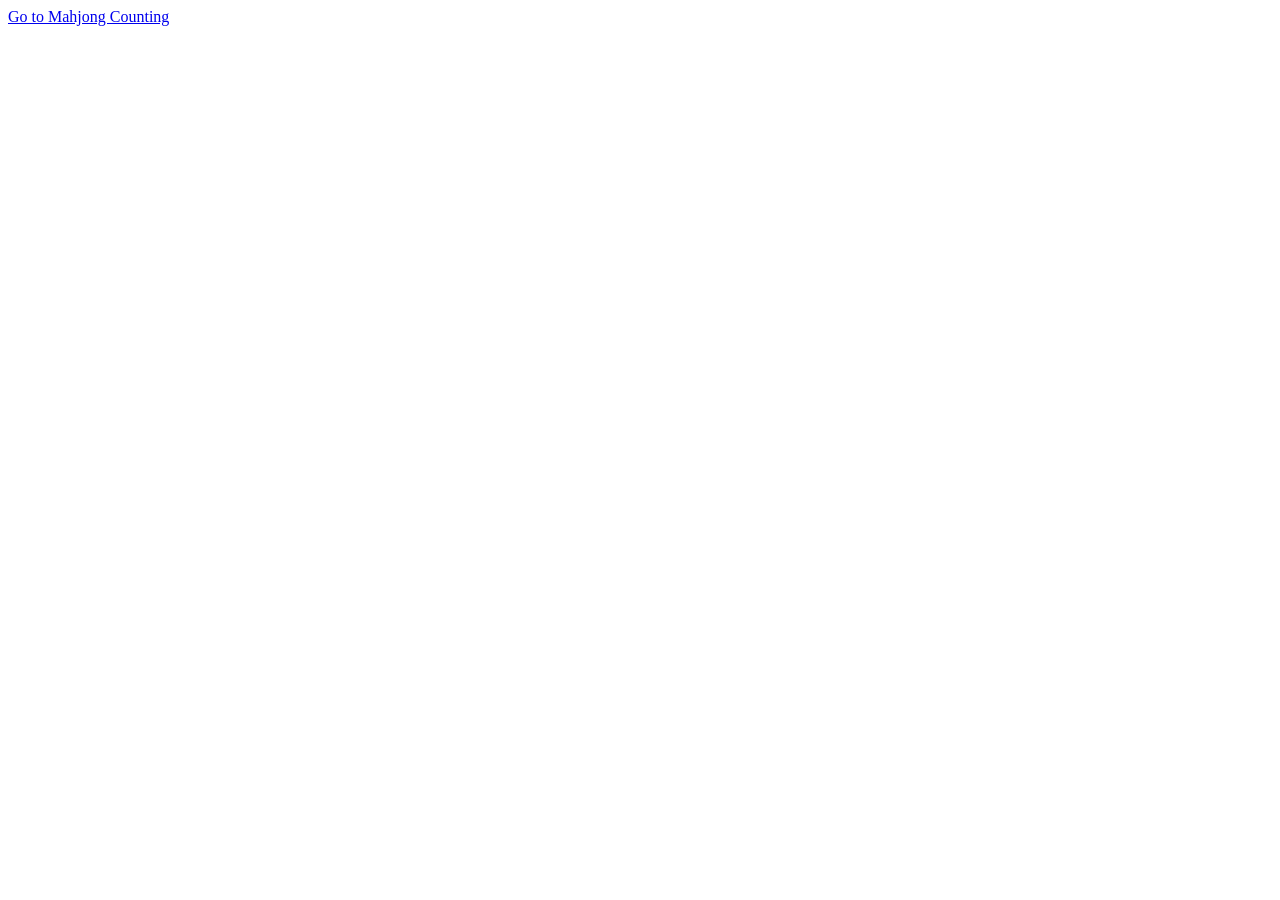
<file: index.html>
<!DOCTYPE html>
<html lang="en">
    <head>
        <meta charset="UTF-8">
        <meta name="viewport" content="width=device-width, initial-scale=1.0">
        <title>Document</title>
    </head>
    <body>
        <a href="./mahjong">Go to Mahjong Counting</a>
    </body>
</html>
</file>
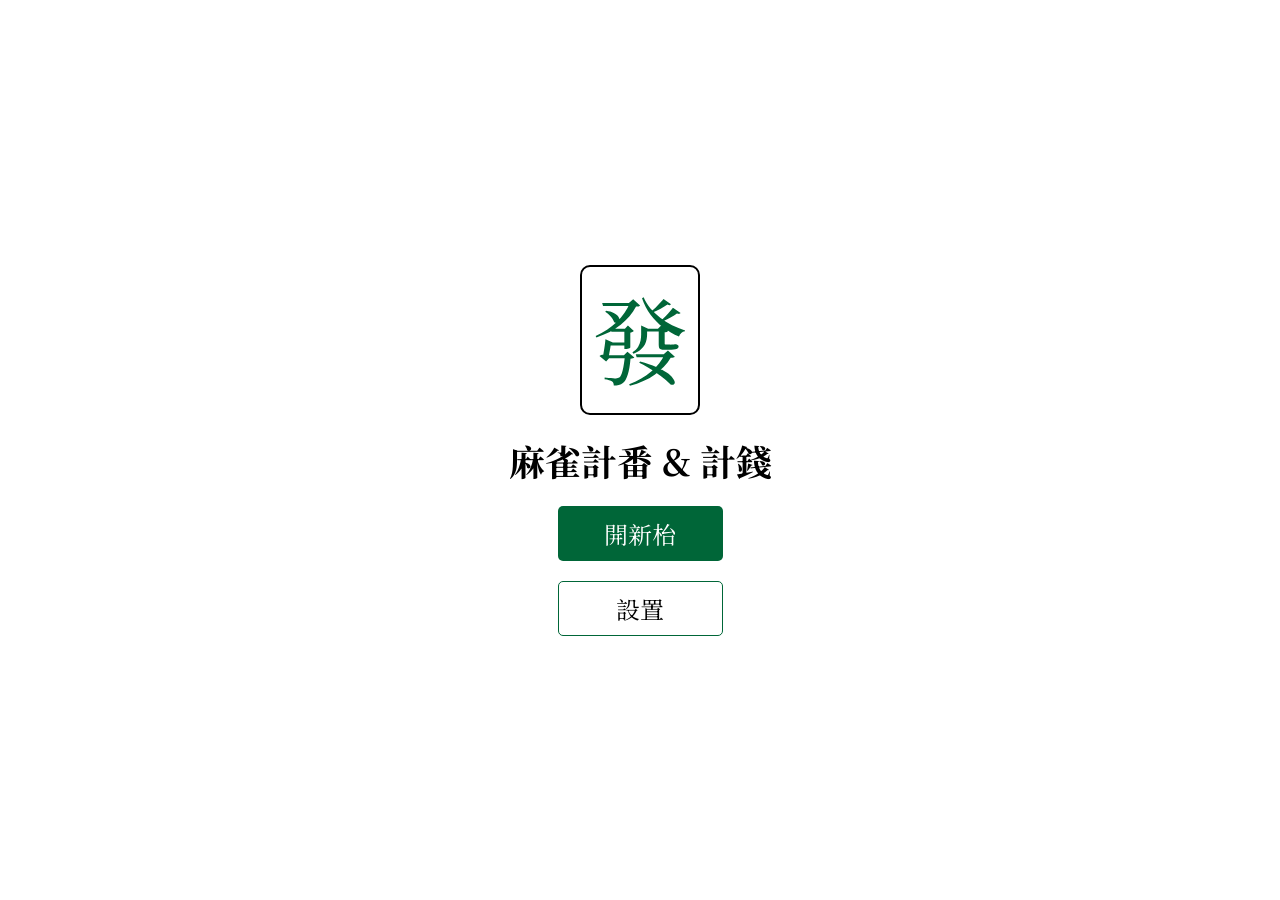
<file: mahjong/index.html>
<!DOCTYPE html>
<html lang="en">
    <head>
        <meta charset="UTF-8">
        <meta name="viewport" content="width=device-width, initial-scale=1.0">
        <link rel="preconnect" href="https://fonts.googleapis.com">
        <link rel="preconnect" href="https://fonts.gstatic.com" crossorigin>
        <link href="https://fonts.googleapis.com/css2?family=Noto+Serif+HK:wght@200..900&display=swap" rel="stylesheet">
        <link rel="stylesheet" href="style.css">
        <title>Mahjong Counting</title>
    </head>
    <body>
        <div class="pseudo-body vert">
            <svg width="120" height="150" viewBox="0 0 120 150" fill="none" xmlns="http://www.w3.org/2000/svg">
                <g clip-path="url(#clip0_1_8)">
                    <path d="M110 1H10C5.02944 1 1 5.02944 1 10V140C1 144.971 5.02944 149 10 149H110C114.971 149 119 144.971 119 140V10C119 5.02944 114.971 1 110 1Z" fill="white" stroke="black" stroke-width="2"/>
                    <path d="M32.832 77.576H30.24L31.104 77.096C30.976 78.44 30.752 80.104 30.432 82.088C30.112 84.008 29.76 85.96 29.376 87.944C29.056 89.928 28.736 91.624 28.416 93.032H29.28L26.112 96.392L19.488 91.112C20.192 90.664 21.024 90.248 21.984 89.864C23.008 89.416 23.936 89.128 24.768 89L22.752 92.264C23.072 90.984 23.392 89.256 23.712 87.08C24.096 84.84 24.448 82.536 24.768 80.168C25.088 77.8 25.312 75.816 25.44 74.216L32.832 77.576ZM60.096 96.392C66.496 98.12 71.872 99.976 76.224 101.96C80.576 103.88 84.064 105.768 86.688 107.624C89.376 109.48 91.36 111.24 92.64 112.904C93.92 114.504 94.624 115.88 94.752 117.032C94.88 118.248 94.528 119.08 93.696 119.528C92.928 119.976 91.872 119.976 90.528 119.528C89.056 117.8 87.072 115.944 84.576 113.96C82.144 111.976 79.456 109.96 76.512 107.912C73.568 105.864 70.592 103.976 67.584 102.248C64.64 100.456 61.856 98.92 59.232 97.64L60.096 96.392ZM44.928 63.848L47.904 60.488L53.856 66.056C53.088 66.824 51.904 67.368 50.304 67.688V82.472C50.304 82.6 50.048 82.824 49.536 83.144C49.088 83.4 48.48 83.624 47.712 83.816C47.008 84.008 46.272 84.104 45.504 84.104H44.352V63.848H44.928ZM77.952 63.752L81.408 60.296L88.128 66.056C87.808 66.44 87.328 66.728 86.688 66.92C86.112 67.048 85.44 67.176 84.672 67.304V78.44C84.672 78.824 84.736 79.112 84.864 79.304C85.056 79.496 85.472 79.592 86.112 79.592H89.28C89.856 79.592 90.4 79.624 90.912 79.688C91.424 79.688 91.84 79.656 92.16 79.592C92.352 79.592 92.544 79.592 92.736 79.592C92.992 79.592 93.216 79.56 93.408 79.496C93.6 79.496 93.824 79.464 94.08 79.4C94.4 79.336 94.688 79.272 94.944 79.208H95.712L96.096 79.304C96.992 79.56 97.632 79.848 98.016 80.168C98.4 80.488 98.592 80.968 98.592 81.608C98.592 82.76 97.92 83.592 96.576 84.104C95.232 84.616 92.576 84.872 88.608 84.872H84.384C82.784 84.872 81.568 84.68 80.736 84.296C79.968 83.912 79.424 83.368 79.104 82.664C78.848 81.896 78.72 80.936 78.72 79.784V63.752H77.952ZM61.152 62.792V60.392L68.16 63.752H67.104V69.32C67.104 70.856 66.944 72.488 66.624 74.216C66.368 75.88 65.792 77.608 64.896 79.4C64 81.128 62.624 82.824 60.768 84.488C58.976 86.088 56.544 87.528 53.472 88.808L52.416 87.368C55.04 85.576 56.96 83.688 58.176 81.704C59.392 79.656 60.192 77.608 60.576 75.56C60.96 73.512 61.152 71.464 61.152 69.416V63.752V62.792ZM43.968 90.344L47.424 86.696L54.336 92.552C53.696 93.192 52.416 93.608 50.496 93.8C49.984 100.328 49.056 105.64 47.712 109.736C46.432 113.832 44.832 116.616 42.912 118.088C41.76 118.984 40.384 119.624 38.784 120.008C37.184 120.392 35.52 120.584 33.792 120.584C33.792 119.816 33.664 119.048 33.408 118.28C33.216 117.576 32.8 117 32.16 116.552C31.52 116.04 30.496 115.592 29.088 115.208C27.68 114.824 26.176 114.536 24.576 114.344L24.672 112.616C25.824 112.744 27.168 112.872 28.704 113C30.24 113.064 31.68 113.128 33.024 113.192C34.368 113.32 35.328 113.384 35.904 113.384C37.376 113.384 38.496 113.128 39.264 112.616C40.48 111.72 41.6 109.32 42.624 105.416C43.648 101.512 44.416 96.488 44.928 90.344H43.968ZM86.4 89.288V92.168H56.64L55.776 89.288H86.4ZM47.52 63.848V66.632H31.392L30.528 63.848H47.52ZM47.424 90.344V93.224H26.4V90.344H47.424ZM46.752 77.576V80.456H28.704V77.576H46.752ZM81.888 63.752V66.536H64.032V63.752H81.888ZM100.608 48.104C100.224 48.552 99.776 48.808 99.264 48.872C98.752 48.936 97.984 48.776 96.96 48.392C95.232 49.672 93.088 51.016 90.528 52.424C88.032 53.832 85.504 55.08 82.944 56.168L81.696 54.92C83.04 53.832 84.416 52.552 85.824 51.08C87.296 49.544 88.64 48.04 89.856 46.568C91.136 45.032 92.16 43.72 92.928 42.632L100.608 48.104ZM91.008 39.272C90.624 39.72 90.176 40.008 89.664 40.136C89.152 40.2 88.416 40.008 87.456 39.56C85.6 40.84 83.328 42.216 80.64 43.688C77.952 45.16 75.264 46.472 72.576 47.624L71.328 46.472C72.736 45.256 74.208 43.912 75.744 42.44C77.344 40.904 78.816 39.368 80.16 37.832C81.568 36.296 82.688 34.984 83.52 33.896L91.008 39.272ZM63.648 32.36C65.312 36.392 67.584 40.104 70.464 43.496C73.344 46.888 76.608 49.992 80.256 52.808C83.904 55.624 87.84 58.088 92.064 60.2C96.288 62.248 100.64 63.976 105.12 65.384L104.928 66.248C103.52 66.44 102.304 66.984 101.28 67.88C100.32 68.776 99.552 70.024 98.976 71.624C93.344 69.192 88.096 66.152 83.232 62.504C78.432 58.856 74.208 54.6 70.56 49.736C66.976 44.872 64.128 39.368 62.016 33.224L63.648 32.36ZM26.112 45.8C29.248 46.248 31.776 46.952 33.696 47.912C35.616 48.808 37.024 49.8 37.92 50.888C38.816 51.976 39.328 53.064 39.456 54.152C39.648 55.176 39.488 56.04 38.976 56.744C38.528 57.448 37.856 57.896 36.96 58.088C36.128 58.216 35.2 57.96 34.176 57.32C33.664 55.4 32.512 53.448 30.72 51.464C28.928 49.48 27.104 47.88 25.248 46.664L26.112 45.8ZM83.712 89.288L87.936 85.448L94.848 91.688C94.464 92.072 93.952 92.328 93.312 92.456C92.736 92.584 91.872 92.712 90.72 92.84C86.944 99.24 81.6 104.84 74.688 109.64C67.84 114.44 59.584 118.12 49.92 120.68L49.152 119.144C57.472 116.072 64.736 111.944 70.944 106.76C77.216 101.576 81.792 95.752 84.672 89.288H83.712ZM48.864 38.12L53.184 34.184L60.096 40.424C59.712 40.872 59.232 41.192 58.656 41.384C58.08 41.512 57.216 41.576 56.064 41.576C52.48 48.424 47.36 54.504 40.704 59.816C34.112 65.128 26.016 69.32 16.416 72.392L15.648 70.952C23.776 67.368 30.816 62.728 36.768 57.032C42.784 51.272 47.136 44.968 49.824 38.12H48.864ZM52.224 38.12V40.904H23.04L22.176 38.12H52.224Z" fill="#006638"/>
                </g>
                <defs>
                    <clipPath id="clip0_1_8">
                        <rect width="120" height="150" fill="white"/>
                    </clipPath>
                </defs>
            </svg>
            <h1>麻雀計番 & 計錢</h1>
            <a href="./counting"><button class="pri">開新枱</button></a>
            <button class="sec">設置</button>
        </div>
    </body>
</html>
</file>
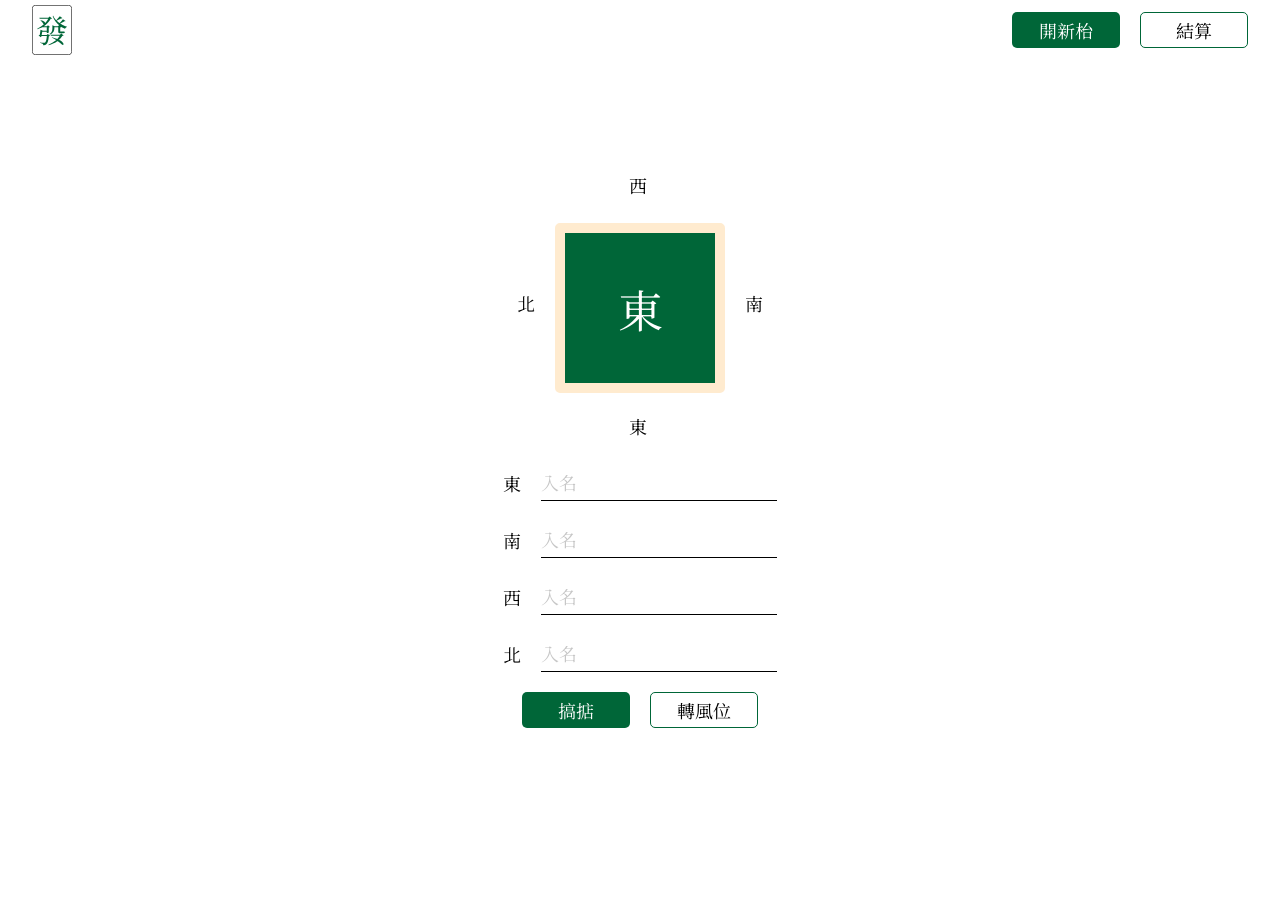
<file: mahjong/counting/index.html>
<!DOCTYPE html>
<html lang="en">
    <head>
        <meta charset="UTF-8">
        <meta name="viewport" content="width=device-width, initial-scale=1.0">
        <link rel="preconnect" href="https://fonts.googleapis.com">
        <link rel="preconnect" href="https://fonts.gstatic.com" crossorigin>
        <link href="https://fonts.googleapis.com/css2?family=Noto+Serif+HK:wght@200..900&display=swap" rel="stylesheet">
        <link rel="stylesheet" href="../style.css">
        <title>Mahjong Counting</title>
    </head>
    <body>
        <nav class="hori">
            <a href="../">
                <svg class="logo" width="120" height="150" viewBox="0 0 120 150" fill="none" xmlns="http://www.w3.org/2000/svg">
                    <g clip-path="url(#clip0_1_8)">
                        <path d="M110 1H10C5.02944 1 1 5.02944 1 10V140C1 144.971 5.02944 149 10 149H110C114.971 149 119 144.971 119 140V10C119 5.02944 114.971 1 110 1Z" fill="white" stroke="black" stroke-width="2"/>
                        <path d="M32.832 77.576H30.24L31.104 77.096C30.976 78.44 30.752 80.104 30.432 82.088C30.112 84.008 29.76 85.96 29.376 87.944C29.056 89.928 28.736 91.624 28.416 93.032H29.28L26.112 96.392L19.488 91.112C20.192 90.664 21.024 90.248 21.984 89.864C23.008 89.416 23.936 89.128 24.768 89L22.752 92.264C23.072 90.984 23.392 89.256 23.712 87.08C24.096 84.84 24.448 82.536 24.768 80.168C25.088 77.8 25.312 75.816 25.44 74.216L32.832 77.576ZM60.096 96.392C66.496 98.12 71.872 99.976 76.224 101.96C80.576 103.88 84.064 105.768 86.688 107.624C89.376 109.48 91.36 111.24 92.64 112.904C93.92 114.504 94.624 115.88 94.752 117.032C94.88 118.248 94.528 119.08 93.696 119.528C92.928 119.976 91.872 119.976 90.528 119.528C89.056 117.8 87.072 115.944 84.576 113.96C82.144 111.976 79.456 109.96 76.512 107.912C73.568 105.864 70.592 103.976 67.584 102.248C64.64 100.456 61.856 98.92 59.232 97.64L60.096 96.392ZM44.928 63.848L47.904 60.488L53.856 66.056C53.088 66.824 51.904 67.368 50.304 67.688V82.472C50.304 82.6 50.048 82.824 49.536 83.144C49.088 83.4 48.48 83.624 47.712 83.816C47.008 84.008 46.272 84.104 45.504 84.104H44.352V63.848H44.928ZM77.952 63.752L81.408 60.296L88.128 66.056C87.808 66.44 87.328 66.728 86.688 66.92C86.112 67.048 85.44 67.176 84.672 67.304V78.44C84.672 78.824 84.736 79.112 84.864 79.304C85.056 79.496 85.472 79.592 86.112 79.592H89.28C89.856 79.592 90.4 79.624 90.912 79.688C91.424 79.688 91.84 79.656 92.16 79.592C92.352 79.592 92.544 79.592 92.736 79.592C92.992 79.592 93.216 79.56 93.408 79.496C93.6 79.496 93.824 79.464 94.08 79.4C94.4 79.336 94.688 79.272 94.944 79.208H95.712L96.096 79.304C96.992 79.56 97.632 79.848 98.016 80.168C98.4 80.488 98.592 80.968 98.592 81.608C98.592 82.76 97.92 83.592 96.576 84.104C95.232 84.616 92.576 84.872 88.608 84.872H84.384C82.784 84.872 81.568 84.68 80.736 84.296C79.968 83.912 79.424 83.368 79.104 82.664C78.848 81.896 78.72 80.936 78.72 79.784V63.752H77.952ZM61.152 62.792V60.392L68.16 63.752H67.104V69.32C67.104 70.856 66.944 72.488 66.624 74.216C66.368 75.88 65.792 77.608 64.896 79.4C64 81.128 62.624 82.824 60.768 84.488C58.976 86.088 56.544 87.528 53.472 88.808L52.416 87.368C55.04 85.576 56.96 83.688 58.176 81.704C59.392 79.656 60.192 77.608 60.576 75.56C60.96 73.512 61.152 71.464 61.152 69.416V63.752V62.792ZM43.968 90.344L47.424 86.696L54.336 92.552C53.696 93.192 52.416 93.608 50.496 93.8C49.984 100.328 49.056 105.64 47.712 109.736C46.432 113.832 44.832 116.616 42.912 118.088C41.76 118.984 40.384 119.624 38.784 120.008C37.184 120.392 35.52 120.584 33.792 120.584C33.792 119.816 33.664 119.048 33.408 118.28C33.216 117.576 32.8 117 32.16 116.552C31.52 116.04 30.496 115.592 29.088 115.208C27.68 114.824 26.176 114.536 24.576 114.344L24.672 112.616C25.824 112.744 27.168 112.872 28.704 113C30.24 113.064 31.68 113.128 33.024 113.192C34.368 113.32 35.328 113.384 35.904 113.384C37.376 113.384 38.496 113.128 39.264 112.616C40.48 111.72 41.6 109.32 42.624 105.416C43.648 101.512 44.416 96.488 44.928 90.344H43.968ZM86.4 89.288V92.168H56.64L55.776 89.288H86.4ZM47.52 63.848V66.632H31.392L30.528 63.848H47.52ZM47.424 90.344V93.224H26.4V90.344H47.424ZM46.752 77.576V80.456H28.704V77.576H46.752ZM81.888 63.752V66.536H64.032V63.752H81.888ZM100.608 48.104C100.224 48.552 99.776 48.808 99.264 48.872C98.752 48.936 97.984 48.776 96.96 48.392C95.232 49.672 93.088 51.016 90.528 52.424C88.032 53.832 85.504 55.08 82.944 56.168L81.696 54.92C83.04 53.832 84.416 52.552 85.824 51.08C87.296 49.544 88.64 48.04 89.856 46.568C91.136 45.032 92.16 43.72 92.928 42.632L100.608 48.104ZM91.008 39.272C90.624 39.72 90.176 40.008 89.664 40.136C89.152 40.2 88.416 40.008 87.456 39.56C85.6 40.84 83.328 42.216 80.64 43.688C77.952 45.16 75.264 46.472 72.576 47.624L71.328 46.472C72.736 45.256 74.208 43.912 75.744 42.44C77.344 40.904 78.816 39.368 80.16 37.832C81.568 36.296 82.688 34.984 83.52 33.896L91.008 39.272ZM63.648 32.36C65.312 36.392 67.584 40.104 70.464 43.496C73.344 46.888 76.608 49.992 80.256 52.808C83.904 55.624 87.84 58.088 92.064 60.2C96.288 62.248 100.64 63.976 105.12 65.384L104.928 66.248C103.52 66.44 102.304 66.984 101.28 67.88C100.32 68.776 99.552 70.024 98.976 71.624C93.344 69.192 88.096 66.152 83.232 62.504C78.432 58.856 74.208 54.6 70.56 49.736C66.976 44.872 64.128 39.368 62.016 33.224L63.648 32.36ZM26.112 45.8C29.248 46.248 31.776 46.952 33.696 47.912C35.616 48.808 37.024 49.8 37.92 50.888C38.816 51.976 39.328 53.064 39.456 54.152C39.648 55.176 39.488 56.04 38.976 56.744C38.528 57.448 37.856 57.896 36.96 58.088C36.128 58.216 35.2 57.96 34.176 57.32C33.664 55.4 32.512 53.448 30.72 51.464C28.928 49.48 27.104 47.88 25.248 46.664L26.112 45.8ZM83.712 89.288L87.936 85.448L94.848 91.688C94.464 92.072 93.952 92.328 93.312 92.456C92.736 92.584 91.872 92.712 90.72 92.84C86.944 99.24 81.6 104.84 74.688 109.64C67.84 114.44 59.584 118.12 49.92 120.68L49.152 119.144C57.472 116.072 64.736 111.944 70.944 106.76C77.216 101.576 81.792 95.752 84.672 89.288H83.712ZM48.864 38.12L53.184 34.184L60.096 40.424C59.712 40.872 59.232 41.192 58.656 41.384C58.08 41.512 57.216 41.576 56.064 41.576C52.48 48.424 47.36 54.504 40.704 59.816C34.112 65.128 26.016 69.32 16.416 72.392L15.648 70.952C23.776 67.368 30.816 62.728 36.768 57.032C42.784 51.272 47.136 44.968 49.824 38.12H48.864ZM52.224 38.12V40.904H23.04L22.176 38.12H52.224Z" fill="#006638"/>
                    </g>
                    <defs>
                        <clipPath id="clip0_1_8">
                            <rect width="120" height="150" fill="white"/>
                        </clipPath>
                    </defs>
                </svg>
            </a>     
            <button id="clearBtn" class="pri smaller" style="margin-left: auto;">開新枱</button>
            <button class="sec smaller">結算</button>
        </nav>
        <div class="pseudo-body vert">
            <div id="wholeTable" class="vert">
                <div class="vert players" style="gap: 5px;">
                    <div class="hori" style="gap: 5px;">
                        <p class="directions">西</p>
                        <p class="name"></p>
                    </div>
                    <div class="hori">
                        <p class="point"></p>
                        <p class="pointChange">+0</p>
                    </div>
                </div>
                <div id="tableColumn" class="hori">
                    <div class="vert players" style="gap: 5px;">
                        <p class="directions">北</p>
                        <p class="name"></p>
                        <div class="hori">
                            <p class="point"></p>
                            <p class="pointChange">+0</p>
                        </div>
                    </div>
                    <div id="mahjongTable">東</div>
                    <div class="vert players" style="gap: 5px;">
                        <p class="directions">南</p>
                        <p class="name"></p>
                        <div class="hori">
                            <p class="point"></p>
                            <p class="pointChange">+0</p>
                        </div>
                    </div>
                </div>
                <div class="vert players" style="gap: 5px;">
                    <div class="hori" style="gap: 5px;">
                        <p class="directions">東</p>
                        <p class="name"></p>
                    </div>
                    <div class="hori">
                        <p class="point"></p>
                        <p class="pointChange">+0</p>
                    </div>
                </div>
            </div>
            
            <div id="inputs" class="vert">
                <div class="hori">
                    <p>東</p>
                    <input type="text" maxlength="6" placeholder="入名">
                </div>
                <div class="hori">
                    <p>南</p>
                    <input type="text" maxlength="6" placeholder="入名">
                </div>
                <div class="hori">
                    <p>西</p>
                    <input type="text" maxlength="6" placeholder="入名">
                </div>
                <div class="hori">
                    <p>北</p>
                    <input type="text" maxlength="6" placeholder="入名">
                </div>
                <div class="hori">
                    <button id="nameBtn" class="pri smaller">搞掂</button>
                    <button id="changeWindBtn" class="sec smaller">轉風位</button>
                </div>
            </div>

            <div id="btns" class="vert">
                <button id="gottenBtn" class="pri">自摸</button>
                <button id="givenBtn" class="sec">出銃</button>
                <button id="drawBtn" class="sec">和局</button>
            </div>

            <div id="eatBtns" class="vert">
                <div id="dirBtnGrp1" class="hori">
                    <p>出銃</p>
                    <button class="sec smallest selBtns dirBtns1">東</button>
                    <button class="sec smallest selBtns dirBtns1">南</button>
                    <button class="sec smallest selBtns dirBtns1">西</button>
                    <button class="sec smallest selBtns dirBtns1">北</button>
                </div>
                <div id="dirBtnGrp2" class="hori">
                    <p>食糊</p>
                    <button class="sec smallest selBtns dirBtns2">東</button>
                    <button class="sec smallest selBtns dirBtns2">南</button>
                    <button class="sec smallest selBtns dirBtns2">西</button>
                    <button class="sec smallest selBtns dirBtns2">北</button>
                </div>
                <div class="hori">
                    <p>入番</p>
                    <input id="pointNumber" type="number" placeholder="番數" min="3" max="10">
                </div>
                <div class="hori">
                    <button id="eatBtn" class="pri smaller">搞掂</button>
                    <button id="backBtn" class="sec smaller">翻轉頭</button>
                </div>
            </div>

            <div id="alertBox" class="float vert">
                <h2>提醒</h2>
                <p id="alert"></p>
                <button id="alertBtn" class="pri smaller">OK</button>
            </div>
        </div>
        
        <script src="./script.js"></script>
    </body>
</html>
</file>
<file: mahjong/style.css>
* {
    margin: 0px;
    padding: 0px;
    font-family: 'Noto Serif HK';
}

body {
    height: 100dvh;
    margin: 0px;
    padding: 0px;
}

.hori {
    display: flex;
    flex-direction: row;
    justify-content: center;
    align-items: center;
    gap: 20px;
}

.vert {
    display: flex;
    flex-direction: column;
    justify-content: center;
    align-items: center;
    gap: 20px;
}

.float {
    border: 1px solid #006638;
    border-radius: 5px;
    height: 200px;
    width: 80dvw;
    background-color: #ffffff;
    position: absolute;
}

.pseudo-body {
    height: 100%;
}

#mahjongTable {
    border: 10px solid #ffebcf;
    border-radius: 5px;
    height: min(30dvw, 150px);
    width: min(30dvw, 150px);
    font-size: min(12dvw, 45px);
    background-color: #006638;
    color: #ffffff;

    display: flex;
    justify-content: center;
    align-items: center;
}

h1 {
    font-size: 36px;
}

h2 {
    font-size: 24px;
}

p {
    font-size: 18px;
    text-align: center;
}

a {
    line-height: 0px;
    text-decoration: none;
}

button {
    border-radius: 5px;
    width: 165px;
    height: 55px;
    font-size: 24px;
    transition-duration: 0.2s;

    display: flex;
    justify-content: center;
    align-items: center;

    &:hover {
        cursor: pointer;
    }

    &.pri {
        background-color: #006638;
        color: #ffffff;
        border: 0px;

        &:hover {
            background-color: #00371e;
        }
    }

    &.sec {
        background-color: transparent;
        color: #000000;
        border: 1px solid #006638;

        &:hover {
            color: #006638;
        }
    }

    &.disabled {
        background-color: #969696;
        color: #C6C6C6;
        border: 0px;
    }

    &.smaller {
        width: 108px;
        height: 36px;
        font-size: 18px;
    }

    &.smallest {
        width: 44px;
        height: 36px;
        font-size: 18px;
    }
}

svg.logo {
    width: 40px;
    height: 50px;
}

nav {
    position: absolute;
    width: 95dvw;
    padding: 5px 2.5dvw 5px 2.5dvw;
}

input {
    border-width: 0px 0px 1px 0px;
    border-style: solid;
    border-color: #000000;
    border-radius: 0px;
    outline: 0px;
    height: 36px;
    width: 236px; /* To match with buttons */
    font-size: 18px;
    transition-duration: 0.2s;

    &::placeholder {
        color: #C6C6C6;
    }

    &:focus {
        border-width: 0px 0px 1px 0px;
        border-style: solid;
        border-color: #006638;
    }

    &:invalid {
        border-color: #66002e;
    }
}
</file>
